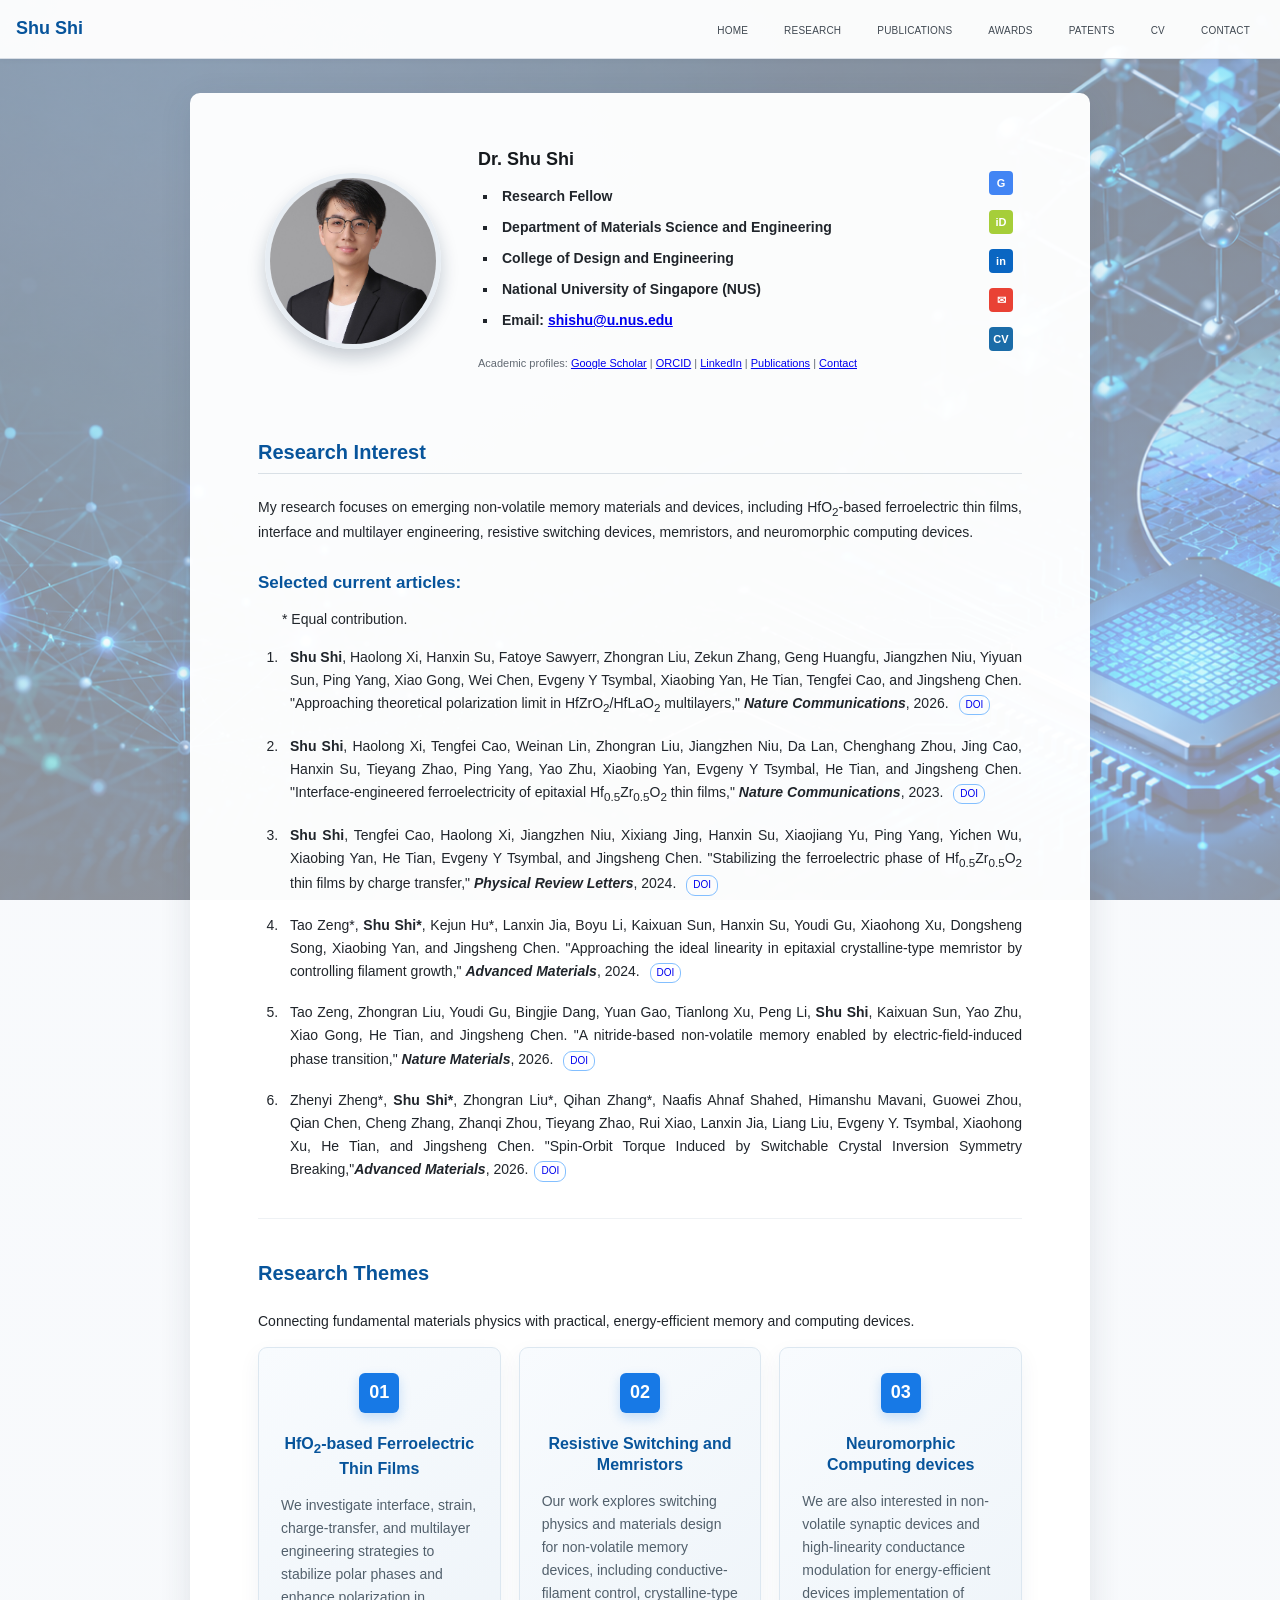
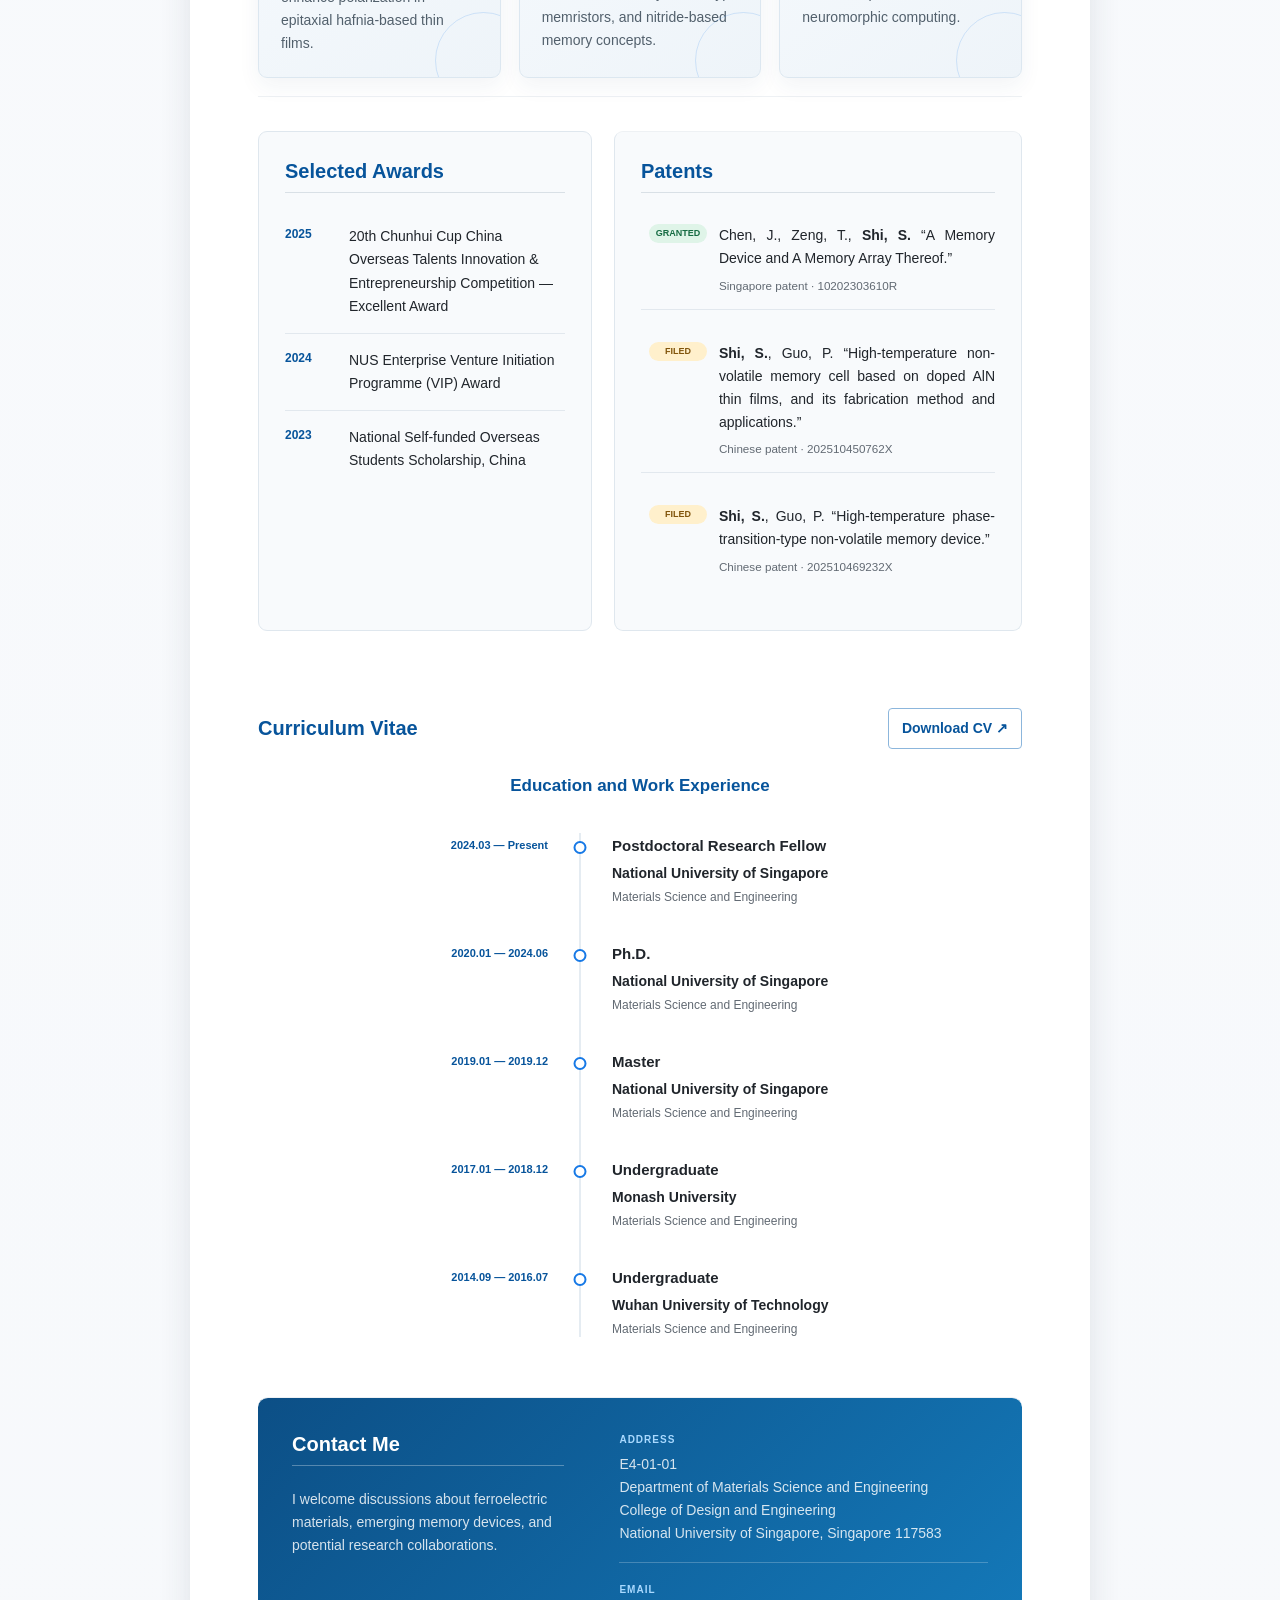
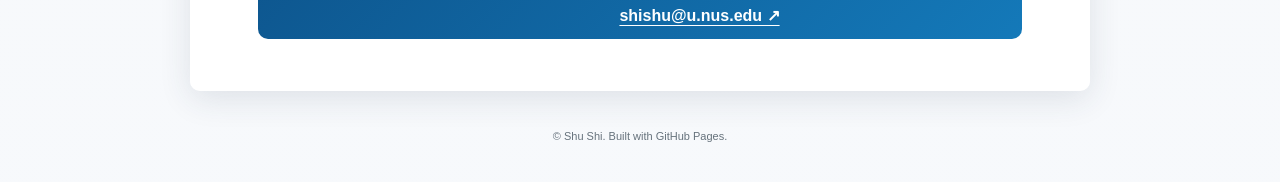
<file: index.html>
<!DOCTYPE html>
<html lang="en">
<head>
  <meta charset="utf-8" />
  <meta name="viewport" content="width=device-width, initial-scale=1" />
  <meta name="description" content="Academic homepage of Shu Shi, Postdoctoral Research Fellow at the National University of Singapore." />
  <meta name="author" content="Shu Shi" />
  <title>Shu Shi | Academic Homepage</title>
  <link rel="stylesheet" href="styles.css" />
</head>
<body>
  <canvas id="network-bg" aria-hidden="true"></canvas>
  <header class="topbar">
    <div class="container nav-wrap">
      <a class="site-title" href="#home">Shu Shi</a>
      <button class="nav-toggle" type="button" aria-expanded="false" aria-controls="main-nav">MENU</button>
      <nav class="nav-links" id="main-nav" aria-label="Main navigation">
        <a href="#home">HOME</a>
        <a href="#research">RESEARCH</a>
        <a href="publications.html">PUBLICATIONS</a>
        <a href="#awards">AWARDS</a>
        <a href="#patents">PATENTS</a>
        <a href="#cv">CV</a>
        <a href="#contact">CONTACT</a>
      </nav>
    </div>
  </header>
  
  <main class="container content-card" id="home">
    <section class="profile-section">
      <div class="portrait-box">
        <img class="profile-photo" src="assets/profile.jpg" alt="Portrait of Dr. Shu Shi" />
      </div>
      <div class="profile-info">
        <h1>Dr. Shu Shi</h1>
        <ul class="profile-list">
          <li><strong>Research Fellow</strong></li>
          <li><strong>Department of Materials Science and Engineering</strong></li>
          <li><strong>College of Design and Engineering</strong></li>
          <li><strong>National University of Singapore (NUS)</strong></li>
          <li><strong>Email: <a href="mailto:shishu@u.nus.edu">shishu@u.nus.edu</a></strong></li>
        </ul>
        <p class="links-line">
          Academic profiles:
          <a href="https://scholar.google.com/citations?hl=en&user=bZBt2A8AAAAJ" target="_blank" rel="noopener">Google Scholar</a> |
          <a href="https://orcid.org/0000-0003-0945-5637" target="_blank" rel="noopener">ORCID</a> |
          <a href="https://www.linkedin.com/in/shu-shi-4251331b0" target="_blank" rel="noopener noreferrer">LinkedIn</a> |
          <a href="publications.html">Publications</a> |
          <a href="#contact">Contact</a>
        </p>
      </div>
      <div class="social-links" aria-label="Academic profiles">
        <a class="scholar" href="https://scholar.google.com/citations?hl=en&amp;user=bZBt2A8AAAAJ" target="_blank" rel="noopener" aria-label="Google Scholar">G</a>
        <a class="orcid" href="https://orcid.org/0000-0003-0945-5637" target="_blank" rel="noopener" aria-label="ORCID">iD</a>
        <a class="linkedin" href="https://www.linkedin.com/in/shu-shi-4251331b0" target="_blank" rel="noopener noreferrer" aria-label="LinkedIn">in</a>
        <a class="email" href="mailto:shishu@u.nus.edu" aria-label="Email">✉</a>
        <a class="cv-icon" href="Shi-Shu-CV.pdf" aria-label="Download CV">CV</a>
      </div>
    </section>

    <section class="section" id="research">
      <h2>Research Interest</h2>
      <p>
        My research focuses on emerging non-volatile memory materials and devices, including HfO<sub>2</sub>-based ferroelectric thin films, interface and multilayer engineering, resistive switching devices, memristors, and neuromorphic computing devices.
      </p>

      <h3>Selected current articles:</h3>
      <ol class="selected-list">
        <p>* Equal contribution.</p>
        <li><strong>Shu Shi</strong>, Haolong Xi, Hanxin Su, Fatoye Sawyerr, Zhongran Liu, Zekun Zhang, Geng Huangfu, Jiangzhen Niu, Yiyuan Sun, Ping Yang, Xiao Gong, Wei Chen, Evgeny Y Tsymbal, Xiaobing Yan, He Tian, Tengfei Cao, and Jingsheng Chen. "Approaching theoretical polarization limit in HfZrO<sub>2</sub>/HfLaO<sub>2</sub> multilayers," <em><strong>Nature Communications</strong></em>, 2026. <a class="doi-link" href="https://doi.org/10.1038/s41467-026-69634-3" target="_blank" rel="noopener noreferrer">DOI</a></li>
        <li><strong>Shu Shi</strong>, Haolong Xi, Tengfei Cao, Weinan Lin, Zhongran Liu, Jiangzhen Niu, Da Lan, Chenghang Zhou, Jing Cao, Hanxin Su, Tieyang Zhao, Ping Yang, Yao Zhu, Xiaobing Yan, Evgeny Y Tsymbal, He Tian, and Jingsheng Chen. "Interface-engineered ferroelectricity of epitaxial Hf<sub>0.5</sub>Zr<sub>0.5</sub>O<sub>2</sub> thin films," <em><strong>Nature Communications</strong></em>, 2023. <a class="doi-link" href="https://doi.org/10.1038/s41467-023-37560-3" target="_blank" rel="noopener noreferrer">DOI</a></li>
        <li><strong>Shu Shi</strong>, Tengfei Cao, Haolong Xi, Jiangzhen Niu, Xixiang Jing, Hanxin Su, Xiaojiang Yu, Ping Yang, Yichen Wu, Xiaobing Yan, He Tian, Evgeny Y Tsymbal, and Jingsheng Chen. "Stabilizing the ferroelectric phase of Hf<sub>0.5</sub>Zr<sub>0.5</sub>O<sub>2</sub> thin films by charge transfer," <em><strong>Physical Review Letters</strong></em>, 2024. <a class="doi-link" href="https://doi.org/10.1103/PhysRevLett.133.036202" target="_blank" rel="noopener noreferrer">DOI</a></li>
        <li>Tao Zeng*, <strong>Shu Shi*</strong>, Kejun Hu*, Lanxin Jia, Boyu Li, Kaixuan Sun, Hanxin Su, Youdi Gu, Xiaohong Xu, Dongsheng Song, Xiaobing Yan, and Jingsheng Chen. "Approaching the ideal linearity in epitaxial crystalline-type memristor by controlling filament growth," <em><strong>Advanced Materials</strong></em>, 2024. <a class="doi-link" href="https://doi.org/10.1002/adma.202401021" target="_blank" rel="noopener noreferrer">DOI</a></li>
        <li>Tao Zeng, Zhongran Liu, Youdi Gu, Bingjie Dang, Yuan Gao, Tianlong Xu, Peng Li, <strong>Shu Shi</strong>, Kaixuan Sun, Yao Zhu, Xiao Gong, He Tian, and Jingsheng Chen. "A nitride-based non-volatile memory enabled by electric-field-induced phase transition," <em><strong>Nature Materials</strong></em>, 2026. <a class="doi-link"href="https://doi.org/10.1038/s41563-026-02565-y"target="_blank"rel="noopener noreferrer">DOI</a></li>
        <li>Zhenyi Zheng*, <strong>Shu Shi*</strong>, Zhongran Liu*, Qihan Zhang*, Naafis Ahnaf Shahed, Himanshu Mavani, Guowei Zhou, Qian Chen, Cheng Zhang, Zhanqi Zhou, Tieyang Zhao, Rui Xiao, Lanxin Jia, Liang Liu, Evgeny Y. Tsymbal, Xiaohong Xu, He Tian, and Jingsheng Chen. "Spin-Orbit Torque Induced by Switchable Crystal Inversion Symmetry Breaking,"<em><strong>Advanced Materials</strong></em>, 2026.<a class="doi-link"href="https://doi.org/10.1002/adma.73219"target="_blank"rel="noopener noreferrer">DOI</a></li>
      </ol>
    </section>

    <section class="section themes-section">
      <div class="section-intro">
          <h2>Research Themes</h2>
        </div>
        <p></strong>Connecting fundamental materials physics with practical, energy-efficient memory and computing devices.</strong></p>
      </div>
      <div class="theme-grid">
        <article class="theme-card">
          <span class="theme-number">01</span>
          <h3>HfO<sub>2</sub>-based Ferroelectric Thin Films</h3>
          <p>We investigate interface, strain, charge-transfer, and multilayer engineering strategies to stabilize polar phases and enhance polarization in epitaxial hafnia-based thin films.</p>
        </article>
        <article class="theme-card">
          <span class="theme-number">02</span>
          <h3>Resistive Switching and Memristors</h3>
          <p>Our work explores switching physics and materials design for non-volatile memory devices, including conductive-filament control, crystalline-type memristors, and nitride-based memory concepts.</p>
        </article>
        <article class="theme-card">
          <span class="theme-number">03</span>
          <h3>Neuromorphic Computing devices</h3>
          <p>We are also interested in non-volatile synaptic devices and high-linearity conductance modulation for energy-efficient devices implementation of neuromorphic computing.</p>
        </article>
      </div>
    </section>

    <div class="recognition-grid">
      <section class="section panel-section" id="awards">
        <h2>Selected Awards</h2>
        <ul class="award-list">
          <li><time datetime="2025">2025</time><span>20th Chunhui Cup China Overseas Talents Innovation &amp; Entrepreneurship Competition — Excellent Award</span></li>
          <li><time datetime="2024">2024</time><span>NUS Enterprise Venture Initiation Programme (VIP) Award</span></li>
          <li><time datetime="2023">2023</time><span>National Self-funded Overseas Students Scholarship, China</span></li>
        </ul>
      </section>

      <section class="section panel-section" id="patents">
        <h2>Patents</h2>
        <ol class="patent-list">
          <li><span class="status granted">Granted</span><div>Chen, J., Zeng, T., <strong>Shi, S.</strong> “A Memory Device and A Memory Array Thereof.”<small>Singapore patent · 10202303610R</small></div></li>
          <li><span class="status filed">Filed</span><div><strong>Shi, S.</strong>, Guo, P. “High-temperature non-volatile memory cell based on doped AlN thin films, and its fabrication method and applications.”<small>Chinese patent · 202510450762X</small></div></li>
          <li><span class="status filed">Filed</span><div><strong>Shi, S.</strong>, Guo, P. “High-temperature phase-transition-type non-volatile memory device.”<small>Chinese patent · 202510469232X</small></div></li>
        </ol>
      </section>
    </div>

    <section class="section cv-section" id="cv">
      <div class="section-intro cv-heading">
        <div>
          <h2>Curriculum Vitae</h2>
        </div>
        <a class="outline-button" href="Shi-Shu-CV.pdf" target="_blank" rel="noopener">Download CV ↗</a>
      </div>
      <h3>Education and Work Experience</h3>
      <div class="experience-timeline">
        <article><time>2024.03 — Present</time><div><h4>Postdoctoral Research Fellow</h4><p>National University of Singapore</p><span>Materials Science and Engineering</span></div></article>
        <article><time>2020.01 — 2024.06</time><div><h4>Ph.D.</h4><p>National University of Singapore</p><span>Materials Science and Engineering</span></div></article>
        <article><time>2019.01 — 2019.12</time><div><h4>Master</h4><p>National University of Singapore</p><span>Materials Science and Engineering</span></div></article>
        <article><time>2017.01 — 2018.12</time><div><h4>Undergraduate</h4><p>Monash University</p><span>Materials Science and Engineering</span></div></article>
        <article><time>2014.09 — 2016.07</time><div><h4>Undergraduate</h4><p>Wuhan University of Technology</p><span>Materials Science and Engineering</span></div></article>
      </div>
    </section>

    <section class="section contact-section" id="contact">
      <div class="contact-copy">
        <h2>Contact Me</h2>
        <p>I welcome discussions about ferroelectric materials, emerging memory devices, and potential research collaborations.</p>
      </div>
      <div class="contact-details">
        <div><span>Address</span><p>E4-01-01<br />Department of Materials Science and Engineering<br />College of Design and Engineering<br />National University of Singapore, Singapore 117583</p></div>
        <div><span>Email</span><a href="mailto:shishu@u.nus.edu">shishu@u.nus.edu ↗</a></div>
      </div>
    </section>
  </main>

  <footer class="footer">
    <div class="container">
      © <span id="year"></span> Shu Shi. Built with GitHub Pages.
    </div>
  </footer>

  <script src="script.js"></script>
</body>
</html>
</file>
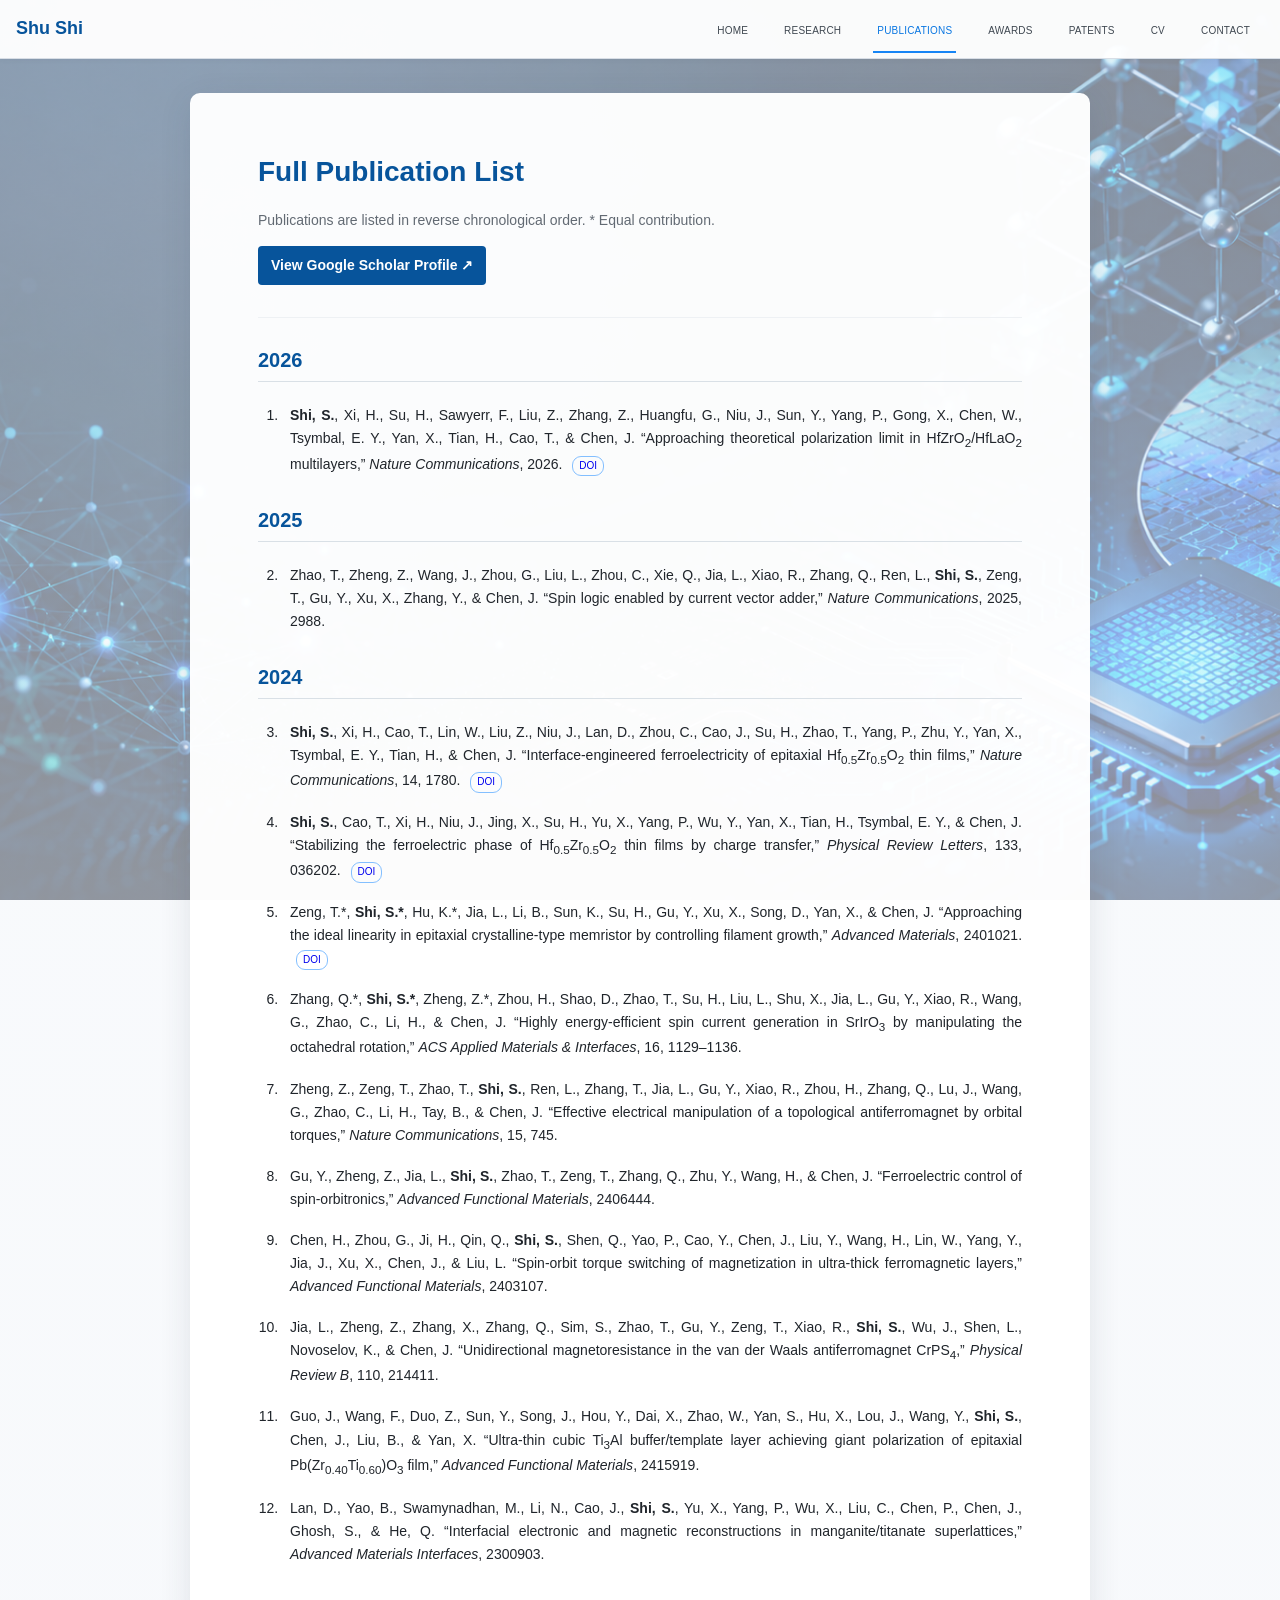
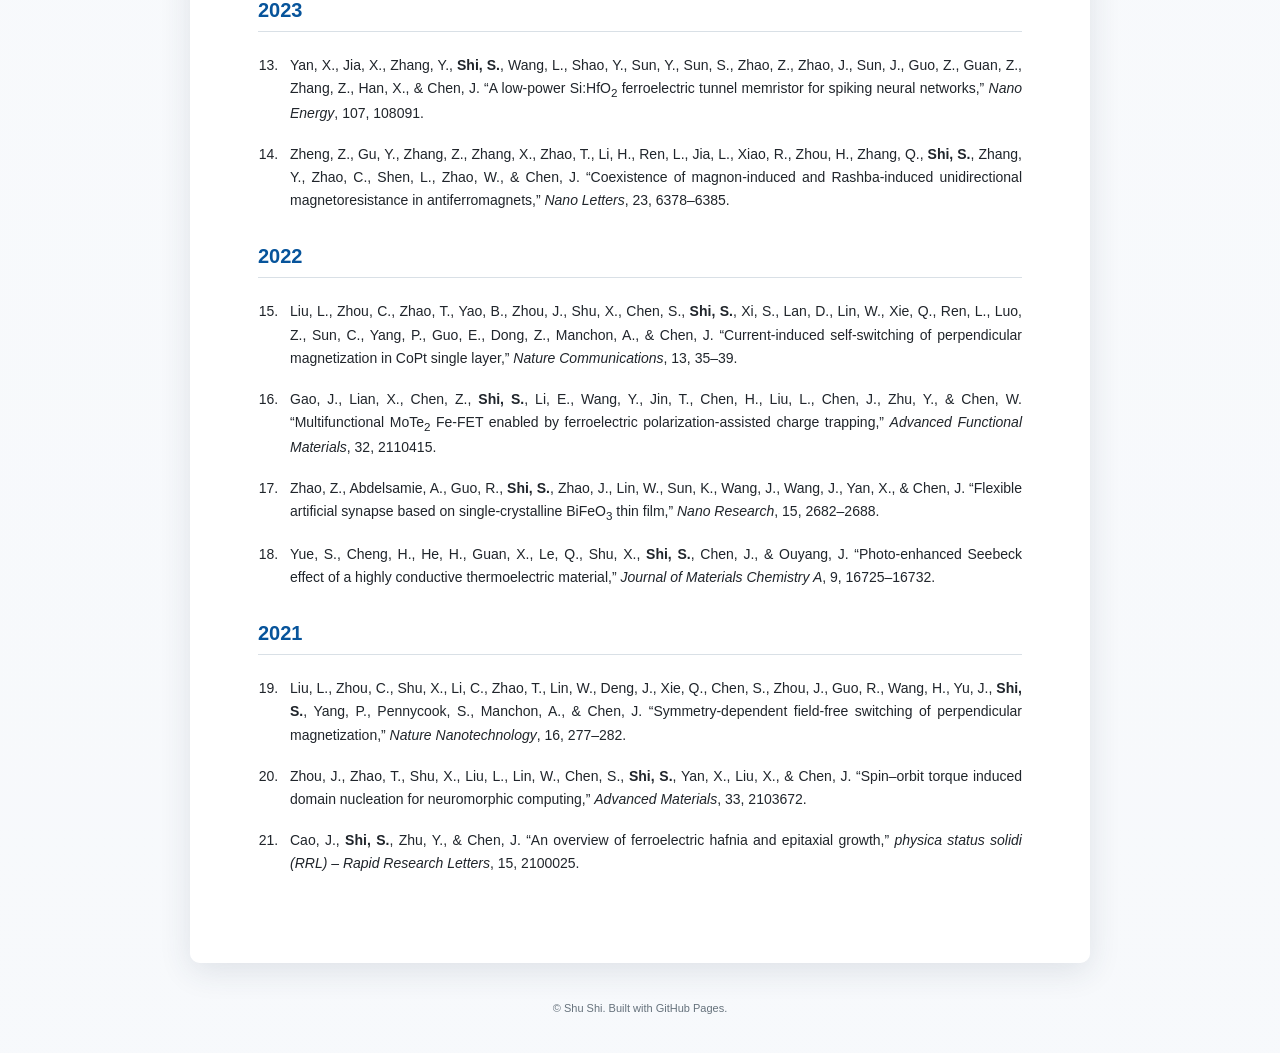
<file: publications.html>
<!DOCTYPE html>
<html lang="en">
<head>
  <meta charset="utf-8" />
  <meta name="viewport" content="width=device-width, initial-scale=1" />
  <meta name="description" content="Full publication list of Shu Shi, National University of Singapore." />
  <meta name="author" content="Shu Shi" />
  <title>Publications | Shu Shi</title>
  <link rel="stylesheet" href="styles.css" />
  <style>
    .publication-page-header { padding-top: 4px; }
    .publication-page-header h1 { margin: 0 0 12px; color: var(--blue); font-size: 28px; }
    .publication-page-header p { color: var(--muted); text-align: left; }
    .scholar-profile-button { display: inline-block; padding: 8px 13px; color: #fff; background: var(--blue); border-radius: 4px; font-weight: 700; text-decoration: none; }
    .scholar-profile-button:hover { color: #fff; background: var(--bright-blue); }
    .publication-years h2 { margin-top: 32px; }
    .publication-years h2:first-child { margin-top: 0; }
    .publications-page .nav-links a[href="publications.html"] { color: #0876e1; }
    .publications-page .nav-links a[href="publications.html"]::after { content: ""; position: absolute; left: 10px; right: 10px; bottom: 0; height: 2px; background: #1685f5; }
  </style>
</head>
<body class="publications-page">
  <canvas id="network-bg" aria-hidden="true"></canvas>
  <header class="topbar">
    <div class="container nav-wrap">
      <a class="site-title" href="index.html">Shu Shi</a>
      <button class="nav-toggle" type="button" aria-expanded="false" aria-controls="main-nav">MENU</button>
      <nav class="nav-links" id="main-nav" aria-label="Main navigation">
        <a href="index.html">HOME</a>
        <a href="index.html#research">RESEARCH</a>
        <a class="active" href="publications.html">PUBLICATIONS</a>
        <a href="index.html#awards">AWARDS</a>
        <a href="index.html#patents">PATENTS</a>
        <a href="index.html#cv">CV</a>
        <a href="index.html#contact">CONTACT</a>
      </nav>
    </div>
  </header>

  <main class="container content-card" id="publications">
    <section class="section publication-page-header">
      <h1>Full Publication List</h1>
      <p>Publications are listed in reverse chronological order. * Equal contribution.</p>
      <p><a class="scholar-profile-button" href="https://scholar.google.com/citations?user=bZBt2A8AAAAJ&amp;hl=en" target="_blank" rel="noopener noreferrer">View Google Scholar Profile ↗</a></p>
    </section>

    <section class="section publication-years" aria-label="Publications by year">
      <h2>2026</h2>
      <ol class="pub-list">
        <li><strong>Shi, S.</strong>, Xi, H., Su, H., Sawyerr, F., Liu, Z., Zhang, Z., Huangfu, G., Niu, J., Sun, Y., Yang, P., Gong, X., Chen, W., Tsymbal, E. Y., Yan, X., Tian, H., Cao, T., &amp; Chen, J. “Approaching theoretical polarization limit in HfZrO<sub>2</sub>/HfLaO<sub>2</sub> multilayers,” <em>Nature Communications</em>, 2026. <a class="doi-link" href="https://doi.org/10.1038/s41467-026-69634-3" target="_blank" rel="noopener noreferrer">DOI</a></li>
      </ol>

      <h2>2025</h2>
      <ol class="pub-list" start="2">
        <li>Zhao, T., Zheng, Z., Wang, J., Zhou, G., Liu, L., Zhou, C., Xie, Q., Jia, L., Xiao, R., Zhang, Q., Ren, L., <strong>Shi, S.</strong>, Zeng, T., Gu, Y., Xu, X., Zhang, Y., &amp; Chen, J. “Spin logic enabled by current vector adder,” <em>Nature Communications</em>, 2025, 2988.</li>
      </ol>

      <h2>2024</h2>
      <ol class="pub-list" start="3">
        <li><strong>Shi, S.</strong>, Xi, H., Cao, T., Lin, W., Liu, Z., Niu, J., Lan, D., Zhou, C., Cao, J., Su, H., Zhao, T., Yang, P., Zhu, Y., Yan, X., Tsymbal, E. Y., Tian, H., &amp; Chen, J. “Interface-engineered ferroelectricity of epitaxial Hf<sub>0.5</sub>Zr<sub>0.5</sub>O<sub>2</sub> thin films,” <em>Nature Communications</em>, 14, 1780. <a class="doi-link" href="https://doi.org/10.1038/s41467-023-37560-3" target="_blank" rel="noopener noreferrer">DOI</a></li>
        <li><strong>Shi, S.</strong>, Cao, T., Xi, H., Niu, J., Jing, X., Su, H., Yu, X., Yang, P., Wu, Y., Yan, X., Tian, H., Tsymbal, E. Y., &amp; Chen, J. “Stabilizing the ferroelectric phase of Hf<sub>0.5</sub>Zr<sub>0.5</sub>O<sub>2</sub> thin films by charge transfer,” <em>Physical Review Letters</em>, 133, 036202. <a class="doi-link" href="https://doi.org/10.1103/PhysRevLett.133.036202" target="_blank" rel="noopener noreferrer">DOI</a></li>
        <li>Zeng, T.*, <strong>Shi, S.*</strong>, Hu, K.*, Jia, L., Li, B., Sun, K., Su, H., Gu, Y., Xu, X., Song, D., Yan, X., &amp; Chen, J. “Approaching the ideal linearity in epitaxial crystalline-type memristor by controlling filament growth,” <em>Advanced Materials</em>, 2401021. <a class="doi-link" href="https://doi.org/10.1002/adma.202401021" target="_blank" rel="noopener noreferrer">DOI</a></li>
        <li>Zhang, Q.*, <strong>Shi, S.*</strong>, Zheng, Z.*, Zhou, H., Shao, D., Zhao, T., Su, H., Liu, L., Shu, X., Jia, L., Gu, Y., Xiao, R., Wang, G., Zhao, C., Li, H., &amp; Chen, J. “Highly energy-efficient spin current generation in SrIrO<sub>3</sub> by manipulating the octahedral rotation,” <em>ACS Applied Materials &amp; Interfaces</em>, 16, 1129–1136.</li>
        <li>Zheng, Z., Zeng, T., Zhao, T., <strong>Shi, S.</strong>, Ren, L., Zhang, T., Jia, L., Gu, Y., Xiao, R., Zhou, H., Zhang, Q., Lu, J., Wang, G., Zhao, C., Li, H., Tay, B., &amp; Chen, J. “Effective electrical manipulation of a topological antiferromagnet by orbital torques,” <em>Nature Communications</em>, 15, 745.</li>
        <li>Gu, Y., Zheng, Z., Jia, L., <strong>Shi, S.</strong>, Zhao, T., Zeng, T., Zhang, Q., Zhu, Y., Wang, H., &amp; Chen, J. “Ferroelectric control of spin-orbitronics,” <em>Advanced Functional Materials</em>, 2406444.</li>
        <li>Chen, H., Zhou, G., Ji, H., Qin, Q., <strong>Shi, S.</strong>, Shen, Q., Yao, P., Cao, Y., Chen, J., Liu, Y., Wang, H., Lin, W., Yang, Y., Jia, J., Xu, X., Chen, J., &amp; Liu, L. “Spin-orbit torque switching of magnetization in ultra-thick ferromagnetic layers,” <em>Advanced Functional Materials</em>, 2403107.</li>
        <li>Jia, L., Zheng, Z., Zhang, X., Zhang, Q., Sim, S., Zhao, T., Gu, Y., Zeng, T., Xiao, R., <strong>Shi, S.</strong>, Wu, J., Shen, L., Novoselov, K., &amp; Chen, J. “Unidirectional magnetoresistance in the van der Waals antiferromagnet CrPS<sub>4</sub>,” <em>Physical Review B</em>, 110, 214411.</li>
        <li>Guo, J., Wang, F., Duo, Z., Sun, Y., Song, J., Hou, Y., Dai, X., Zhao, W., Yan, S., Hu, X., Lou, J., Wang, Y., <strong>Shi, S.</strong>, Chen, J., Liu, B., &amp; Yan, X. “Ultra-thin cubic Ti<sub>3</sub>Al buffer/template layer achieving giant polarization of epitaxial Pb(Zr<sub>0.40</sub>Ti<sub>0.60</sub>)O<sub>3</sub> film,” <em>Advanced Functional Materials</em>, 2415919.</li>
        <li>Lan, D., Yao, B., Swamynadhan, M., Li, N., Cao, J., <strong>Shi, S.</strong>, Yu, X., Yang, P., Wu, X., Liu, C., Chen, P., Chen, J., Ghosh, S., &amp; He, Q. “Interfacial electronic and magnetic reconstructions in manganite/titanate superlattices,” <em>Advanced Materials Interfaces</em>, 2300903.</li>
      </ol>

      <h2>2023</h2>
      <ol class="pub-list" start="13">
        <li>Yan, X., Jia, X., Zhang, Y., <strong>Shi, S.</strong>, Wang, L., Shao, Y., Sun, Y., Sun, S., Zhao, Z., Zhao, J., Sun, J., Guo, Z., Guan, Z., Zhang, Z., Han, X., &amp; Chen, J. “A low-power Si:HfO<sub>2</sub> ferroelectric tunnel memristor for spiking neural networks,” <em>Nano Energy</em>, 107, 108091.</li>
        <li>Zheng, Z., Gu, Y., Zhang, Z., Zhang, X., Zhao, T., Li, H., Ren, L., Jia, L., Xiao, R., Zhou, H., Zhang, Q., <strong>Shi, S.</strong>, Zhang, Y., Zhao, C., Shen, L., Zhao, W., &amp; Chen, J. “Coexistence of magnon-induced and Rashba-induced unidirectional magnetoresistance in antiferromagnets,” <em>Nano Letters</em>, 23, 6378–6385.</li>
      </ol>

      <h2>2022</h2>
      <ol class="pub-list" start="15">
        <li>Liu, L., Zhou, C., Zhao, T., Yao, B., Zhou, J., Shu, X., Chen, S., <strong>Shi, S.</strong>, Xi, S., Lan, D., Lin, W., Xie, Q., Ren, L., Luo, Z., Sun, C., Yang, P., Guo, E., Dong, Z., Manchon, A., &amp; Chen, J. “Current-induced self-switching of perpendicular magnetization in CoPt single layer,” <em>Nature Communications</em>, 13, 35–39.</li>
        <li>Gao, J., Lian, X., Chen, Z., <strong>Shi, S.</strong>, Li, E., Wang, Y., Jin, T., Chen, H., Liu, L., Chen, J., Zhu, Y., &amp; Chen, W. “Multifunctional MoTe<sub>2</sub> Fe-FET enabled by ferroelectric polarization-assisted charge trapping,” <em>Advanced Functional Materials</em>, 32, 2110415.</li>
        <li>Zhao, Z., Abdelsamie, A., Guo, R., <strong>Shi, S.</strong>, Zhao, J., Lin, W., Sun, K., Wang, J., Wang, J., Yan, X., &amp; Chen, J. “Flexible artificial synapse based on single-crystalline BiFeO<sub>3</sub> thin film,” <em>Nano Research</em>, 15, 2682–2688.</li>
        <li>Yue, S., Cheng, H., He, H., Guan, X., Le, Q., Shu, X., <strong>Shi, S.</strong>, Chen, J., &amp; Ouyang, J. “Photo-enhanced Seebeck effect of a highly conductive thermoelectric material,” <em>Journal of Materials Chemistry A</em>, 9, 16725–16732.</li>
      </ol>

      <h2>2021</h2>
      <ol class="pub-list" start="19">
        <li>Liu, L., Zhou, C., Shu, X., Li, C., Zhao, T., Lin, W., Deng, J., Xie, Q., Chen, S., Zhou, J., Guo, R., Wang, H., Yu, J., <strong>Shi, S.</strong>, Yang, P., Pennycook, S., Manchon, A., &amp; Chen, J. “Symmetry-dependent field-free switching of perpendicular magnetization,” <em>Nature Nanotechnology</em>, 16, 277–282.</li>
        <li>Zhou, J., Zhao, T., Shu, X., Liu, L., Lin, W., Chen, S., <strong>Shi, S.</strong>, Yan, X., Liu, X., &amp; Chen, J. “Spin–orbit torque induced domain nucleation for neuromorphic computing,” <em>Advanced Materials</em>, 33, 2103672.</li>
        <li>Cao, J., <strong>Shi, S.</strong>, Zhu, Y., &amp; Chen, J. “An overview of ferroelectric hafnia and epitaxial growth,” <em>physica status solidi (RRL) – Rapid Research Letters</em>, 15, 2100025.</li>
      </ol>
    </section>
  </main>

  <footer class="footer"><div class="container">© <span id="year"></span> Shu Shi. Built with GitHub Pages.</div></footer>
  <script src="script.js"></script>
</body>
</html>
</file>
<file: styles.css>
:root {
  --blue: #07549b;
  --bright-blue: #1779e6;
  --ink: #20252b;
  --muted: #626a73;
  --line: #e1e6eb;
  --page: #f3f6fa;
  --card: #ffffff;
}

* { box-sizing: border-box; }
html { scroll-behavior: smooth; scroll-padding-top: 68px; }
body {
  margin: 0;
  color: var(--ink);
  font: 14px/1.65 Arial, Helvetica, sans-serif;
  background:
  linear-gradient(
    rgba(243, 246, 250, 0.55),
    rgba(243, 246, 250, 0.68)
  ),
  url("assets/tech-background.webp") center center / cover fixed no-repeat;
}

#network-bg {
  position: fixed;
  inset: 0;
  width: 100%;
  height: 100%;
  z-index: 0;
  opacity: 0.55;
  pointer-events: none;
}

.content-card,
.footer {
  position: relative;
  z-index: 1;
}

.container { width: min(900px, calc(100% - 36px)); margin-inline: auto; }
.topbar {
  position: sticky;
  top: 0;
  z-index: 20;
  background: rgba(255,255,255,.96);
  border-bottom: 1px solid #d8dee6;
  box-shadow: 0 1px 5px rgba(30,50,70,.05);
}
.nav-wrap {
  width: calc(100% - 32px);
  max-width: none;
  min-height: 58px;
  display: flex;
  align-items: center;
  gap: 28px;
}
.site-title {
  margin-right: auto;
  color: var(--blue);
  font-size: 18px;
  font-weight: 700;
  text-decoration: none;
  white-space: nowrap;
}
.nav-links { display: flex; align-items: stretch; gap: 8px; }
.nav-links a {
  position: relative;
  padding: 20px 14px 17px;
  color: #3f4851;
  font-size: 10px;
  line-height: 1;
  letter-spacing: .02em;
  text-decoration: none;
}
.nav-links a:hover,
.nav-links a.active { color: #0876e1; }
.nav-links a:hover::after,
.nav-links a.active::after {
  content: "";
  position: absolute;
  left: 10px;
  right: 10px;
  bottom: 0;
  height: 2px;
  background: #1685f5;
}
.nav-toggle { display: none; }

.content-card {
  position: relative;
  margin-top: 34px;
  margin-bottom: 34px;
  padding: 52px 68px;
  background: rgba(255,255,255,.97);
  border-radius: 10px;
  box-shadow: 0 8px 32px rgba(43,61,79,.12);
}
.profile-section {
  display: grid;
  grid-template-columns: 190px minmax(0,1fr) 42px;
  align-items: center;
  gap: 30px;
  padding: 4px 0 38px;
}
.portrait-box {
  display: grid;
  place-items: center;
  border: 0;
  padding: 0;
}
.profile-photo {
  width: 176px;
  aspect-ratio: 1;
  border-radius: 50%;
  display: block;
  object-fit: cover;
  object-position: 50% 28%;
  border: 5px solid #e7edf3;
  box-shadow: 0 9px 18px rgba(10,38,63,.22);
}
.profile-info h1 {
  margin: 0 0 14px;
  color: #15191d;
  font: 700 18px/1.2 Arial, sans-serif;
}
.profile-list {
  list-style: square;
  padding-left: 20px;
  margin: 0 0 22px;
}
.profile-list li { margin: 8px 0; padding-left: 4px; }
.links-line { margin: 0; color: var(--muted); font-size: 11px; }
.social-links { align-self: stretch; display: flex; flex-direction: column; align-items: center; justify-content: center; gap: 15px; }
.social-links a {
  width: 24px;
  height: 24px;
  border-radius: 4px;
  display: grid;
  place-items: center;
  color: white;
  font-size: 11px;
  font-weight: 700;
  text-decoration: none;
  transition: transform .15s ease;
}
.social-links a:hover { transform: translateY(-2px); color: white; }
.scholar { background: #4285f4; }
.orcid { background: #a6ce39; }
.linkedin { background: #0a66c2; }
.email { background: #e94235; }
.cv-icon { background: #1b6ca8; }

.section { padding: 30px 0 18px; border-top: 0; }
.section + .section { border-top: 1px solid #eef1f4; }
.section h2 {
  margin: 0 0 22px;
  padding-bottom: 8px;
  color: var(--blue);
  font: 700 20px/1.25 Arial, Helvetica, sans-serif;
  border-bottom: 1px solid #d9e0e6;
}
.section h3 { margin: 28px 0 14px; color: var(--blue); font: 700 17px/1.3 Arial, Helvetica, sans-serif; }
.section p { text-align: justify; }
.selected-list,
.pub-list { padding-left: 24px; }
.selected-list li,
.pub-list li,
#patents li { margin: 0 0 18px; padding-left: 8px; text-align: justify; }
.pub-list em,
.selected-list em { font-family: Arial, Helvetica, sans-serif; }
.pub-list a,
.selected-list .doi-link {
  display: inline-block;
  margin-left: 6px;
  padding: 1px 6px;
  border: 1px solid #83bfff;
  border-radius: 9px;
  font-size: 10px;
  text-decoration: none;
}
.note { color: var(--muted); font-size: 11px; }
.research-blocks { display: grid; grid-template-columns: repeat(3,1fr); gap: 16px; }
.research-blocks > h2 { grid-column: 1 / -1; }
.research-blocks article { padding: 18px; background: #f7f9fb; border: 1px solid #e2e8ee; border-radius: 5px; }
.research-blocks article h3 { margin-top: 0; font-size: 15px; }
.research-blocks article p { margin-bottom: 0; color: #4f5962; }
.cv-table { width: 100%; border-collapse: collapse; font-size: 12px; }
.cv-table th { color: var(--blue); background: #f2f6fa; text-align: left; }
.cv-table th,
.cv-table td { padding: 10px 9px; border: 1px solid #dce3e9; vertical-align: top; }
#contact { padding-bottom: 10px; }
.footer { padding: 2px 0 36px; color: #66727c; text-align: center; font-size: 11px; }

/* Expanded lower-page layout */
.section-kicker {
  display: block;
  margin-bottom: 5px;
  color: var(--bright-blue);
  font-size: 10px;
  font-weight: 700;
  letter-spacing: .14em;
  text-transform: uppercase;
}
.section-intro {
  display: flex;
  align-items: end;
  justify-content: space-between;
  gap: 44px;
  margin-bottom: 24px;
}
.section-intro h2 { margin-bottom: 0; border-bottom: 0; padding-bottom: 0; }
.section-intro > p { max-width: 390px; margin: 0; color: var(--muted); text-align: left; }

.themes-section { padding-top: 42px; }
.theme-grid { display: grid; grid-template-columns: repeat(3, 1fr); gap: 18px; }
.theme-card {
  position: relative;
  min-height: 250px;
  padding: 25px 22px 22px;
  overflow: hidden;
  background: linear-gradient(145deg, #f8fbfe, #eef4f9);
  border: 1px solid #dce7f0;
  border-radius: 9px;
  box-shadow: 0 8px 22px rgba(33, 69, 101, .06);
}
.theme-card::after {
  content: "";
  position: absolute;
  right: -32px;
  bottom: -32px;
  width: 95px;
  height: 95px;
  border: 1px solid rgba(23, 121, 230, .16);
  border-radius: 50%;
}
.theme-number {
  display: grid;
  place-items: center;

  width: 40px;
  height: 40px;
  margin: 0 auto 20px;

  color: #ffffff;
  background: var(--bright-blue);
  border-radius: 6px;

  font-size: 18px;
  font-weight: 700;
  letter-spacing: 0;

  box-shadow: 0 5px 12px rgba(23, 121, 230, 0.22);
}

.theme-card h3 {
  margin: 0 0 14px;
  font-size: 16px;
  line-height: 1.35;
  text-align: center;
}
.theme-card p { margin: 0; color: #52606c; text-align: left; }

.recognition-grid {
  display: grid;
  grid-template-columns: .9fr 1.1fr;
  gap: 22px;
  padding: 34px 0;
  border-top: 1px solid #eef1f4;
}
.panel-section {
  padding: 27px 26px 22px;
  background: rgba(248, 250, 252, .88);
  border: 1px solid #dfe7ee;
  border-radius: 9px;
}
.panel-section h2 { margin-bottom: 17px; }
.award-list,
.patent-list { margin: 0; padding: 0; list-style: none; }
.award-list li {
  display: grid;
  grid-template-columns: 52px 1fr;
  gap: 12px;
  padding: 15px 0;
  border-bottom: 1px solid #e2e8ee;
}
.award-list li:last-child,
.patent-list li:last-child { border-bottom: 0; }
.award-list time { color: var(--blue); font-size: 12px; font-weight: 700; }
.patent-list li {
  display: grid;
  grid-template-columns: 58px 1fr;
  gap: 12px;
  padding: 14px 0;
  border-bottom: 1px solid #e2e8ee;
  text-align: left;
}
.patent-list small { display: block; margin-top: 5px; color: var(--muted); }
.status {
  align-self: start;
  padding: 2px 6px;
  border-radius: 10px;
  font-size: 9px;
  font-weight: 700;
  text-align: center;
  text-transform: uppercase;
}
.status.granted { color: #156b42; background: #dff4e8; }
.status.filed { color: #81550c; background: #fff0cc; }

.cv-section { padding-top: 43px; }
.cv-heading { align-items: center; }
.outline-button {
  flex: none;
  padding: 8px 13px;
  color: var(--blue);
  border: 1px solid #8cb6dc;
  border-radius: 4px;
  font-weight: 700;
  text-decoration: none;
}
.outline-button:hover { color: #fff; background: var(--blue); }
.cv-section > h3 { margin: 26px 0 10px; }
.experience-timeline { position: relative; margin-top: 12px; }
.experience-timeline::before {
  content: "";
  position: absolute;
  top: 16px;
  bottom: 20px;
  left: 155px;
  width: 1px;
  background: #cbd9e5;
}
.experience-timeline article {
  position: relative;
  display: grid;
  grid-template-columns: 130px 1fr;
  gap: 52px;
  padding: 17px 0;
}
.experience-timeline article::before {
  content: "";
  position: absolute;
  top: 24px;
  left: 151px;
  width: 9px;
  height: 9px;
  background: #fff;
  border: 2px solid var(--bright-blue);
  border-radius: 50%;
}
.experience-timeline time { padding-top: 2px; color: var(--blue); font-size: 11px; font-weight: 700; text-align: right; }
.experience-timeline h4 { margin: 0 0 3px; font-size: 15px; }
.experience-timeline p { margin: 0; font-weight: 600; text-align: left; }
.experience-timeline span { color: var(--muted); font-size: 12px; }

.contact-section {
  display: grid;
  grid-template-columns: .85fr 1.15fr;
  gap: 55px;
  margin-top: 22px;
  padding: 34px;
  color: #fff;
  background: linear-gradient(135deg, #0c4f86, #1479b9);
  border-radius: 10px;
}
.contact-section .section-kicker { color: #a9d9ff; }
.contact-section h2 { color: #fff; border-color: rgba(255,255,255,.3); }
.contact-section p { color: rgba(255,255,255,.83); text-align: left; }
.contact-details { display: grid; gap: 19px; }
.contact-details > div { padding-bottom: 16px; border-bottom: 1px solid rgba(255,255,255,.22); }
.contact-details > div:last-child { border-bottom: 0; padding-bottom: 0; }
.contact-details span { display: block; margin-bottom: 5px; color: #a9d9ff; font-size: 10px; font-weight: 700; letter-spacing: .1em; text-transform: uppercase; }
.contact-details p { margin: 0; }
.contact-details a { color: #fff; font-size: 16px; font-weight: 700; text-underline-offset: 4px; }

@media (max-width: 820px) {
  .nav-wrap { width: calc(100% - 28px); min-height: 54px; }
  .nav-toggle { display: block; border: 1px solid #b9c6d2; border-radius: 4px; padding: 6px 9px; color: var(--blue); background: white; font: 700 10px Arial; }
  .nav-links { display: none; position: absolute; top: 100%; left: 0; right: 0; padding: 8px 14px 15px; flex-direction: column; background: white; border-top: 1px solid #e5e9ed; box-shadow: 0 8px 16px rgba(0,0,0,.08); }
  .nav-links.open { display: flex; }
  .nav-links a { padding: 11px 8px; }
  .nav-links a::after { display: none; }
  .content-card { width: min(680px,calc(100% - 24px)); margin-top: 18px; padding: 34px 28px; }
  .profile-section { grid-template-columns: 150px 1fr; gap: 22px; }
  .profile-photo { width: 138px; }
  .social-links { grid-column: 1 / -1; flex-direction: row; }
  .research-blocks { grid-template-columns: 1fr; }
  .section-intro { align-items: start; flex-direction: column; gap: 10px; }
  .theme-grid,
  .recognition-grid { grid-template-columns: 1fr; }
  .theme-card { min-height: auto; }
  .contact-section { grid-template-columns: 1fr; gap: 24px; }
}

@media (max-width: 540px) {
  body { font-size: 13px; }
  .site-title { font-size: 16px; }
  .content-card { padding: 28px 18px; border-radius: 7px; }
  .profile-section { grid-template-columns: 1fr; text-align: center; }
  .profile-list { display: inline-block; text-align: left; }
  .links-line { line-height: 2; }
  .profile-photo { width: 150px; }
  .section h2 { font-size: 18px; }
  .section p,
  .selected-list li,
  .pub-list li,
  #patents li { text-align: left; }
  .cv-table { display: block; overflow-x: auto; white-space: nowrap; }
  .panel-section { padding: 23px 18px 17px; }
  .cv-heading { align-items: flex-start; }
  .experience-timeline::before { left: 5px; }
  .experience-timeline article { grid-template-columns: 1fr; gap: 5px; padding: 16px 0 16px 24px; }
  .experience-timeline article::before { left: 1px; top: 22px; }
  .experience-timeline time { text-align: left; }
  .contact-section { padding: 27px 21px; }
}

@media (prefers-reduced-motion: reduce) {
  html { scroll-behavior: auto; }
  .social-links a { transition: none; }
}
@media (max-width: 820px) {
  body {
    background-attachment: scroll;
    background-position: center top;
  }

  #network-bg {
    opacity: 0.25;
  }
}

.special-text {
  font-size: 18px;
  color: #d14b32;
}

/* Education and Work Experience 标题居中 */
.cv-section > h3 {
  text-align: center;
  margin-bottom: 20px;
}

/* 仅在电脑和平板端将时间轴真正居中 */
@media (min-width: 541px) {
  .experience-timeline {
    position: relative;
    left: -60px;

    width: 100%;
    max-width: 680px;
    margin: 12px auto 0;
  }

  /* 中间竖线 */
  .experience-timeline::before {
    left: 50%;
    transform: translateX(-50%);
  }

  /* 左边日期，右边经历 */
  .experience-timeline article {
    grid-template-columns: 1fr 1fr;
    gap: 64px;
  }

  /* 时间轴圆点 */
  .experience-timeline article::before {
    left: 50%;
    transform: translateX(-50%);
  }

  .experience-timeline time {
    text-align: right;
  }

  .experience-timeline article > div {
    text-align: left;
  }

  .experience-timeline article p {
    text-align: left;
  }
}
</file>
